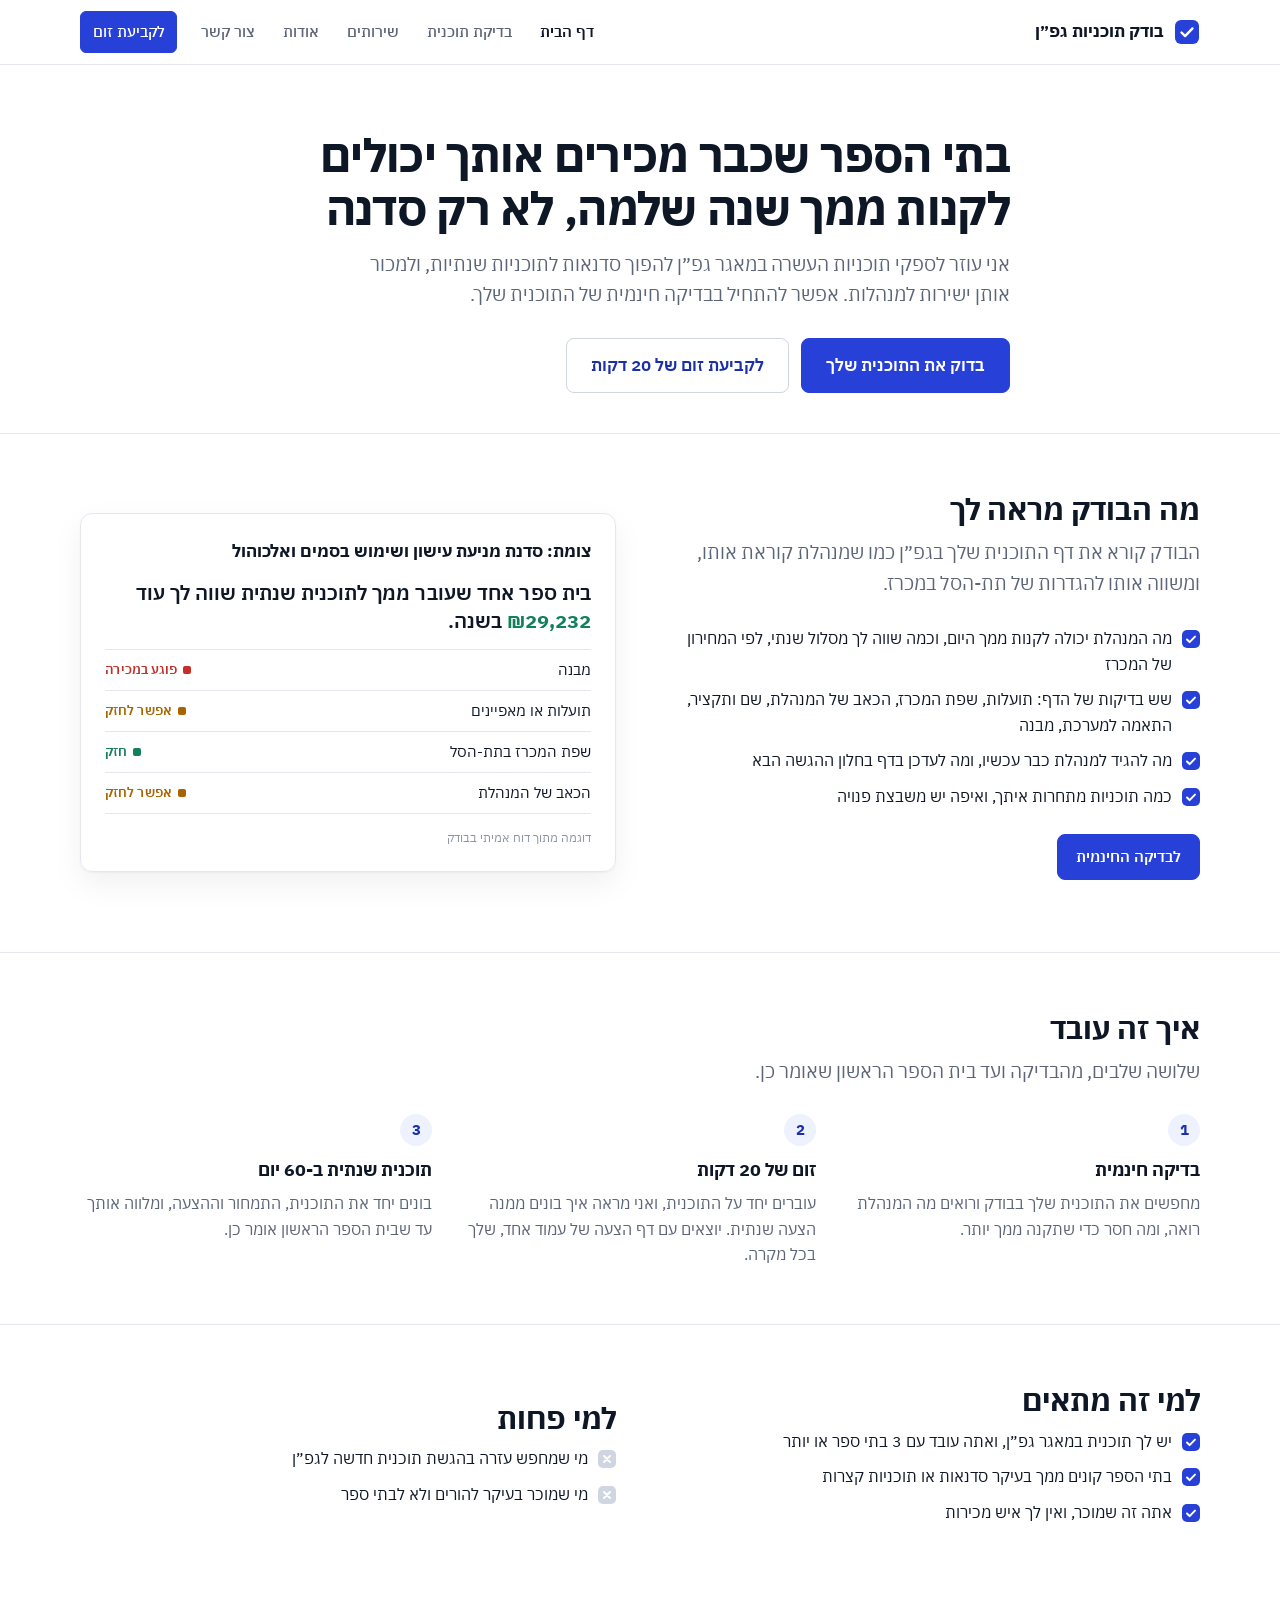
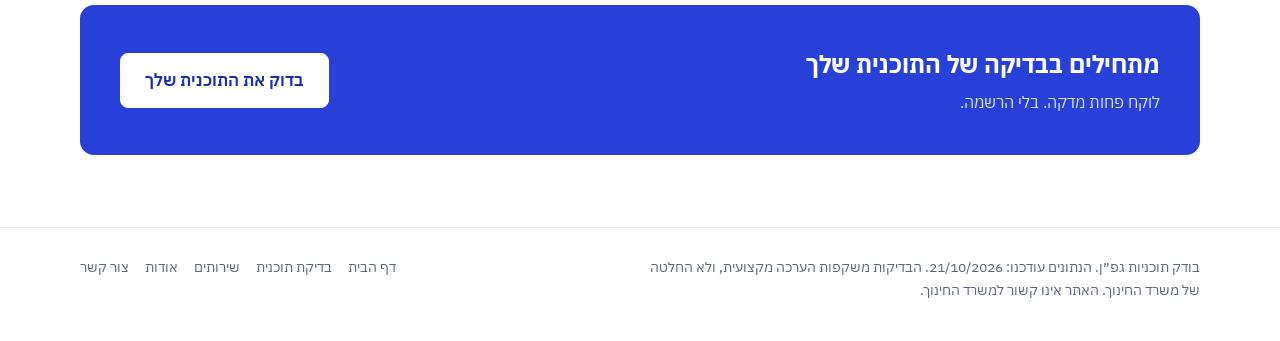
<file: index.html>
<!doctype html>
<html lang="he" dir="rtl">
<head>
<meta charset="utf-8">
<meta name="viewport" content="width=device-width,initial-scale=1,viewport-fit=cover">
<title>מסדנה לתוכנית שנתית</title>
<meta name="description" content="כלי חינמי לספקי תוכניות גפ״ן: מה המנהלת רואה בדף התוכנית שלך, וכמה שווה לך תוכנית שנתית.">
<link rel="preconnect" href="https://fonts.googleapis.com">
<link rel="preconnect" href="https://fonts.gstatic.com" crossorigin>
<link rel="stylesheet" href="https://fonts.googleapis.com/css2?family=IBM+Plex+Sans+Hebrew:wght@400;500;600;700&display=swap">
<link rel="stylesheet" href="assets/style.css">
<link rel="icon" href="data:image/svg+xml,%3Csvg xmlns='http://www.w3.org/2000/svg' viewBox='0 0 26 26'%3E%3Crect x='1' y='1' width='24' height='24' rx='6' fill='%232741d8'/%3E%3Cpath d='M7.5 13.5l3.6 3.6L18.5 9.4' fill='none' stroke='white' stroke-width='2.4' stroke-linecap='round' stroke-linejoin='round'/%3E%3C/svg%3E">
<script src="assets/config.js"></script>
<script src="assets/site.js"></script>
</head>
<body>
<header class="topbar"><div class="wrap">
  <a class="brand" href="index.html">
    <svg width="26" height="26" viewBox="0 0 26 26" aria-hidden="true"><rect x="1" y="1" width="24" height="24" rx="6" fill="#2741d8"/><path d="M7.5 13.5l3.6 3.6L18.5 9.4" fill="none" stroke="#fff" stroke-width="2.4" stroke-linecap="round" stroke-linejoin="round"/></svg>
    <span data-brand>בודק תוכניות גפ״ן</span>
  </a>
  <button class="menu-toggle" aria-expanded="false" aria-controls="nav" aria-label="תפריט"><svg width="20" height="20" viewBox="0 0 20 20" aria-hidden="true"><path d="M3 6h14M3 10h14M3 14h14" stroke="currentColor" stroke-width="2" stroke-linecap="round"/></svg></button>
  <nav class="nav" id="nav" aria-label="ראשי">
    <a href="index.html">דף הבית</a>
    <a href="tool.html">בדיקת תוכנית</a>
    <a href="services.html">שירותים</a>
    <a href="about.html">אודות</a>
    <a href="contact.html">צור קשר</a>
    <a class="btn" href="contact.html" data-book="nav">לקביעת זום</a>
  </nav>
</div></header>

<main>
<section class="wrap hero">
  <h1>בתי הספר שכבר מכירים אותך יכולים לקנות ממך שנה שלמה, לא רק סדנה</h1>
  <p class="sub">אני עוזר לספקי תוכניות העשרה במאגר גפ״ן להפוך סדנאות לתוכניות שנתיות, ולמכור אותן ישירות למנהלות. אפשר להתחיל בבדיקה חינמית של התוכנית שלך.</p>
  <div class="actions">
    <a class="btn lg" href="tool.html">בדוק את התוכנית שלך</a>
    <a class="btn line lg" href="contact.html" data-book="home-hero">לקביעת זום של 20 דקות</a>
  </div>
</section>

<section class="section"><div class="wrap split">
  <div>
    <h2>מה הבודק מראה לך</h2>
    <p class="sub">הבודק קורא את דף התוכנית שלך בגפ״ן כמו שמנהלת קוראת אותו, ומשווה אותו להגדרות של תת-הסל במכרז.</p>
    <ul class="fit">
      <li>מה המנהלת יכולה לקנות ממך היום, וכמה שווה לך מסלול שנתי, לפי המחירון של המכרז</li>
      <li>שש בדיקות של הדף: תועלות, שפת המכרז, הכאב של המנהלת, שם ותקציר, התאמה למערכת, מבנה</li>
      <li>מה להגיד למנהלת כבר עכשיו, ומה לעדכן בדף בחלון ההגשה הבא</li>
      <li>כמה תוכניות מתחרות איתך, ואיפה יש משבצת פנויה</li>
    </ul>
    <p style="margin-top:24px"><a class="btn" href="tool.html">לבדיקה החינמית</a></p>
  </div>
  <div class="preview" aria-label="דוגמה לדוח">
    <span class="pv-name">צומת: סדנת מניעת עישון ושימוש בסמים ואלכוהול</span>
    <span class="pv-line">בית ספר אחד שעובר ממך לתוכנית שנתית שווה לך עוד <b>₪29,232</b> בשנה.</span>
    <ol>
      <li><span>מבנה</span><span class="st s-bad"><i></i>פוגע במכירה</span></li>
      <li><span>תועלות או מאפיינים</span><span class="st s-warn"><i></i>אפשר לחזק</span></li>
      <li><span>שפת המכרז בתת-הסל</span><span class="st s-ok"><i></i>חזק</span></li>
      <li><span>הכאב של המנהלת</span><span class="st s-warn"><i></i>אפשר לחזק</span></li>
    </ol>
    <span class="src">דוגמה מתוך דוח אמיתי בבודק</span>
  </div>
</div></section>

<section class="section"><div class="wrap">
  <h2>איך זה עובד</h2>
  <p class="sub">שלושה שלבים, מהבדיקה ועד בית הספר הראשון שאומר כן.</p>
  <ol class="steps">
    <li><h3>בדיקה חינמית</h3><p>מחפשים את התוכנית שלך בבודק ורואים מה המנהלת רואה, ומה חסר כדי שתקנה ממך יותר.</p></li>
    <li><h3>זום של 20 דקות</h3><p>עוברים יחד על התוכנית, ואני מראה איך בונים ממנה הצעה שנתית. יוצאים עם דף הצעה של עמוד אחד, שלך בכל מקרה.</p></li>
    <li><h3>תוכנית שנתית ב-60 יום</h3><p>בונים יחד את התוכנית, התמחור וההצעה, ומלווה אותך עד שבית הספר הראשון אומר כן.</p></li>
  </ol>
</div></section>

<section class="section"><div class="wrap split">
  <div>
    <h2>למי זה מתאים</h2>
    <ul class="fit">
      <li>יש לך תוכנית במאגר גפ״ן, ואתה עובד עם 3 בתי ספר או יותר</li>
      <li>בתי הספר קונים ממך בעיקר סדנאות או תוכניות קצרות</li>
      <li>אתה זה שמוכר, ואין לך איש מכירות</li>
    </ul>
  </div>
  <div>
    <h2>למי פחות</h2>
    <ul class="fit no">
      <li>מי שמחפש עזרה בהגשת תוכנית חדשה לגפ״ן</li>
      <li>מי שמוכר בעיקר להורים ולא לבתי ספר</li>
    </ul>
  </div>
</div></section>

<section class="wrap" style="margin-top:24px">
  <div class="band">
    <div><h2>מתחילים בבדיקה של התוכנית שלך</h2><p>לוקח פחות מדקה. בלי הרשמה.</p></div>
    <a class="btn lg" href="tool.html">בדוק את התוכנית שלך</a>
  </div>
</section>
</main>

<footer class="site"><div class="wrap">
  <p><span data-brand>בודק תוכניות גפ״ן</span>. <span data-updated></span>. הבדיקות משקפות הערכה מקצועית, ולא החלטה של משרד החינוך. האתר אינו קשור למשרד החינוך.</p>
  <nav aria-label="תחתון"><a href="index.html">דף הבית</a><a href="tool.html">בדיקת תוכנית</a><a href="services.html">שירותים</a><a href="about.html">אודות</a><a href="contact.html">צור קשר</a></nav>
</div></footer>

</body>
</html>
</file>
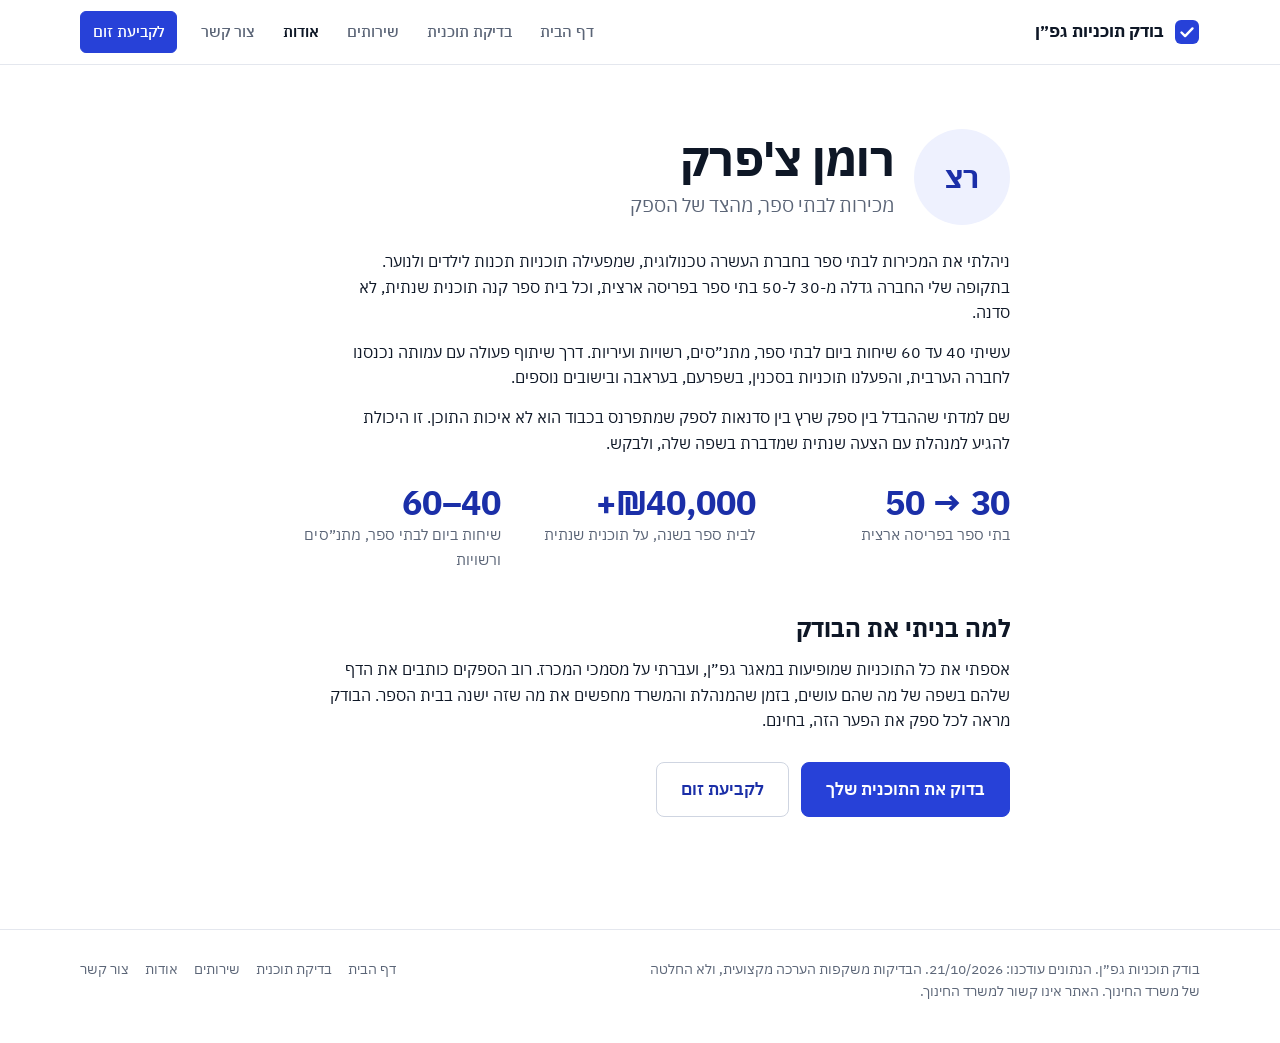
<file: about.html>
<!doctype html>
<html lang="he" dir="rtl">
<head>
<meta charset="utf-8">
<meta name="viewport" content="width=device-width,initial-scale=1,viewport-fit=cover">
<title>אודות</title>
<meta name="description" content="מי עומד מאחורי בודק התוכניות.">
<link rel="preconnect" href="https://fonts.googleapis.com">
<link rel="preconnect" href="https://fonts.gstatic.com" crossorigin>
<link rel="stylesheet" href="https://fonts.googleapis.com/css2?family=IBM+Plex+Sans+Hebrew:wght@400;500;600;700&display=swap">
<link rel="stylesheet" href="assets/style.css">
<link rel="icon" href="data:image/svg+xml,%3Csvg xmlns='http://www.w3.org/2000/svg' viewBox='0 0 26 26'%3E%3Crect x='1' y='1' width='24' height='24' rx='6' fill='%232741d8'/%3E%3Cpath d='M7.5 13.5l3.6 3.6L18.5 9.4' fill='none' stroke='white' stroke-width='2.4' stroke-linecap='round' stroke-linejoin='round'/%3E%3C/svg%3E">
<script src="assets/config.js"></script>
<script src="assets/site.js"></script>
</head>
<body>
<header class="topbar"><div class="wrap">
  <a class="brand" href="index.html">
    <svg width="26" height="26" viewBox="0 0 26 26" aria-hidden="true"><rect x="1" y="1" width="24" height="24" rx="6" fill="#2741d8"/><path d="M7.5 13.5l3.6 3.6L18.5 9.4" fill="none" stroke="#fff" stroke-width="2.4" stroke-linecap="round" stroke-linejoin="round"/></svg>
    <span data-brand>בודק תוכניות גפ״ן</span>
  </a>
  <button class="menu-toggle" aria-expanded="false" aria-controls="nav" aria-label="תפריט"><svg width="20" height="20" viewBox="0 0 20 20" aria-hidden="true"><path d="M3 6h14M3 10h14M3 14h14" stroke="currentColor" stroke-width="2" stroke-linecap="round"/></svg></button>
  <nav class="nav" id="nav" aria-label="ראשי">
    <a href="index.html">דף הבית</a>
    <a href="tool.html">בדיקת תוכנית</a>
    <a href="services.html">שירותים</a>
    <a href="about.html">אודות</a>
    <a href="contact.html">צור קשר</a>
    <a class="btn" href="contact.html" data-book="nav">לקביעת זום</a>
  </nav>
</div></header>

<main>
<section class="wrap hero">
  <div class="person" style="margin-bottom:24px">
    <span class="avatar" id="avatar" aria-hidden="true"></span>
    <div><h1 style="margin:0" data-cfg="owner">אודות</h1><p class="sub" style="margin:4px 0 0">מכירות לבתי ספר, מהצד של הספק</p></div>
  </div>
  <div class="prose">
    <p>ניהלתי את המכירות לבתי ספר בחברת העשרה טכנולוגית, שמפעילה תוכניות תכנות לילדים ולנוער. בתקופה שלי החברה גדלה מ-30 ל-50 בתי ספר בפריסה ארצית, וכל בית ספר קנה תוכנית שנתית, לא סדנה.</p>
    <p>עשיתי 40 עד 60 שיחות ביום לבתי ספר, מתנ״סים, רשויות ועיריות. דרך שיתוף פעולה עם עמותה נכנסנו לחברה הערבית, והפעלנו תוכניות בסכנין, בשפרעם, בעראבה ובישובים נוספים.</p>
    <p>שם למדתי שההבדל בין ספק שרץ בין סדנאות לספק שמתפרנס בכבוד הוא לא איכות התוכן. זו היכולת להגיע למנהלת עם הצעה שנתית שמדברת בשפה שלה, ולבקש.</p>
  </div>
  <div class="facts">
    <div><b>30 → 50</b><span>בתי ספר בפריסה ארצית</span></div>
    <div><b>₪40,000+</b><span>לבית ספר בשנה, על תוכנית שנתית</span></div>
    <div><b>40–60</b><span>שיחות ביום לבתי ספר, מתנ״סים ורשויות</span></div>
  </div>
  <div class="prose">
    <h2>למה בניתי את הבודק</h2>
    <p>אספתי את כל התוכניות שמופיעות במאגר גפ״ן, ועברתי על מסמכי המכרז. רוב הספקים כותבים את הדף שלהם בשפה של מה שהם עושים, בזמן שהמנהלת והמשרד מחפשים את מה שזה ישנה בבית הספר. הבודק מראה לכל ספק את הפער הזה, בחינם.</p>
  </div>
  <div class="actions" style="margin-top:28px"><a class="btn lg" href="tool.html">בדוק את התוכנית שלך</a><a class="btn line lg" href="contact.html" data-book="about">לקביעת זום</a></div>
</section>
</main>

<footer class="site"><div class="wrap">
  <p><span data-brand>בודק תוכניות גפ״ן</span>. <span data-updated></span>. הבדיקות משקפות הערכה מקצועית, ולא החלטה של משרד החינוך. האתר אינו קשור למשרד החינוך.</p>
  <nav aria-label="תחתון"><a href="index.html">דף הבית</a><a href="tool.html">בדיקת תוכנית</a><a href="services.html">שירותים</a><a href="about.html">אודות</a><a href="contact.html">צור קשר</a></nav>
</div></footer>
<script>
document.addEventListener("DOMContentLoaded",()=>{const S=window.SITE||{},a=document.getElementById("avatar");
if(S.photo){const i=document.createElement("img");i.src=S.photo;i.alt=S.owner||"";i.className="avatar";a.replaceWith(i);}
else a.textContent=(S.owner||"").split(" ").filter(Boolean).map(w=>w[0]).slice(0,2).join("")||"?";});
</script>
</body>
</html>
</file>
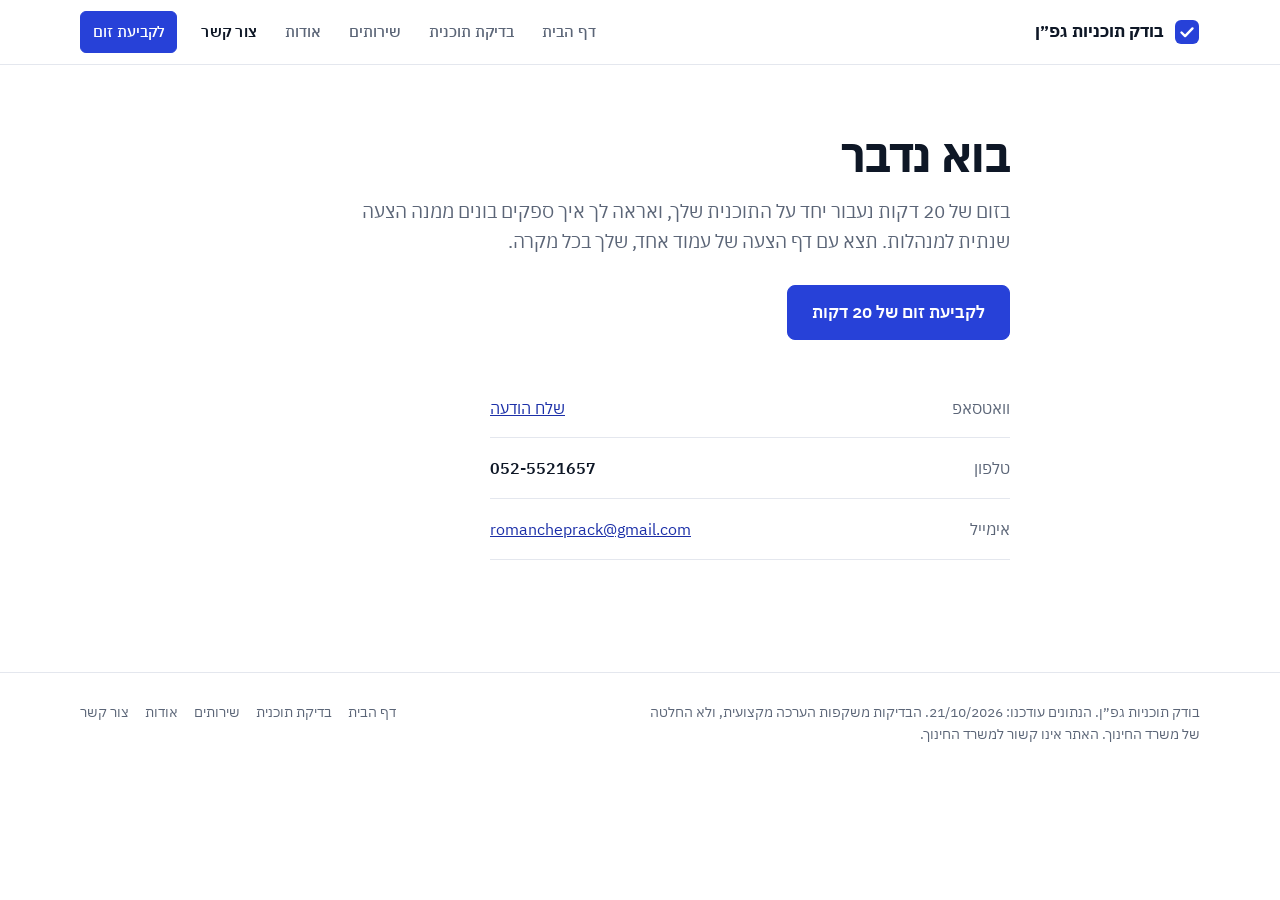
<file: contact.html>
<!doctype html>
<html lang="he" dir="rtl">
<head>
<meta charset="utf-8">
<meta name="viewport" content="width=device-width,initial-scale=1,viewport-fit=cover">
<title>צור קשר</title>
<meta name="description" content="קביעת זום של 20 דקות ופרטי קשר.">
<link rel="preconnect" href="https://fonts.googleapis.com">
<link rel="preconnect" href="https://fonts.gstatic.com" crossorigin>
<link rel="stylesheet" href="https://fonts.googleapis.com/css2?family=IBM+Plex+Sans+Hebrew:wght@400;500;600;700&display=swap">
<link rel="stylesheet" href="assets/style.css">
<link rel="icon" href="data:image/svg+xml,%3Csvg xmlns='http://www.w3.org/2000/svg' viewBox='0 0 26 26'%3E%3Crect x='1' y='1' width='24' height='24' rx='6' fill='%232741d8'/%3E%3Cpath d='M7.5 13.5l3.6 3.6L18.5 9.4' fill='none' stroke='white' stroke-width='2.4' stroke-linecap='round' stroke-linejoin='round'/%3E%3C/svg%3E">
<script src="assets/config.js"></script>
<script src="assets/site.js"></script>
</head>
<body>
<header class="topbar"><div class="wrap">
  <a class="brand" href="index.html">
    <svg width="26" height="26" viewBox="0 0 26 26" aria-hidden="true"><rect x="1" y="1" width="24" height="24" rx="6" fill="#2741d8"/><path d="M7.5 13.5l3.6 3.6L18.5 9.4" fill="none" stroke="#fff" stroke-width="2.4" stroke-linecap="round" stroke-linejoin="round"/></svg>
    <span data-brand>בודק תוכניות גפ״ן</span>
  </a>
  <button class="menu-toggle" aria-expanded="false" aria-controls="nav" aria-label="תפריט"><svg width="20" height="20" viewBox="0 0 20 20" aria-hidden="true"><path d="M3 6h14M3 10h14M3 14h14" stroke="currentColor" stroke-width="2" stroke-linecap="round"/></svg></button>
  <nav class="nav" id="nav" aria-label="ראשי">
    <a href="index.html">דף הבית</a>
    <a href="tool.html">בדיקת תוכנית</a>
    <a href="services.html">שירותים</a>
    <a href="about.html">אודות</a>
    <a href="contact.html">צור קשר</a>
    <a class="btn" href="contact.html" data-book="nav">לקביעת זום</a>
  </nav>
</div></header>

<main>
<section class="wrap hero">
  <h1>בוא נדבר</h1>
  <p class="sub">בזום של 20 דקות נעבור יחד על התוכנית שלך, ואראה לך איך ספקים בונים ממנה הצעה שנתית למנהלות. תצא עם דף הצעה של עמוד אחד, שלך בכל מקרה.</p>
  <div class="actions" style="margin-bottom:40px"><a class="btn lg" href="#" data-book="contact">לקביעת זום של 20 דקות</a></div>
  <ul class="contact-list">
    <li data-hide-empty><span>וואטסאפ</span><a data-wa href="#">שלח הודעה</a></li>
    <li data-hide-empty><span>טלפון</span><b data-cfg="phone" data-empty></b></li>
    <li data-hide-empty><span>אימייל</span><a data-mail href="#"></a></li>
  </ul>
</section>
</main>

<footer class="site"><div class="wrap">
  <p><span data-brand>בודק תוכניות גפ״ן</span>. <span data-updated></span>. הבדיקות משקפות הערכה מקצועית, ולא החלטה של משרד החינוך. האתר אינו קשור למשרד החינוך.</p>
  <nav aria-label="תחתון"><a href="index.html">דף הבית</a><a href="tool.html">בדיקת תוכנית</a><a href="services.html">שירותים</a><a href="about.html">אודות</a><a href="contact.html">צור קשר</a></nav>
</div></footer>

</body>
</html>
</file>
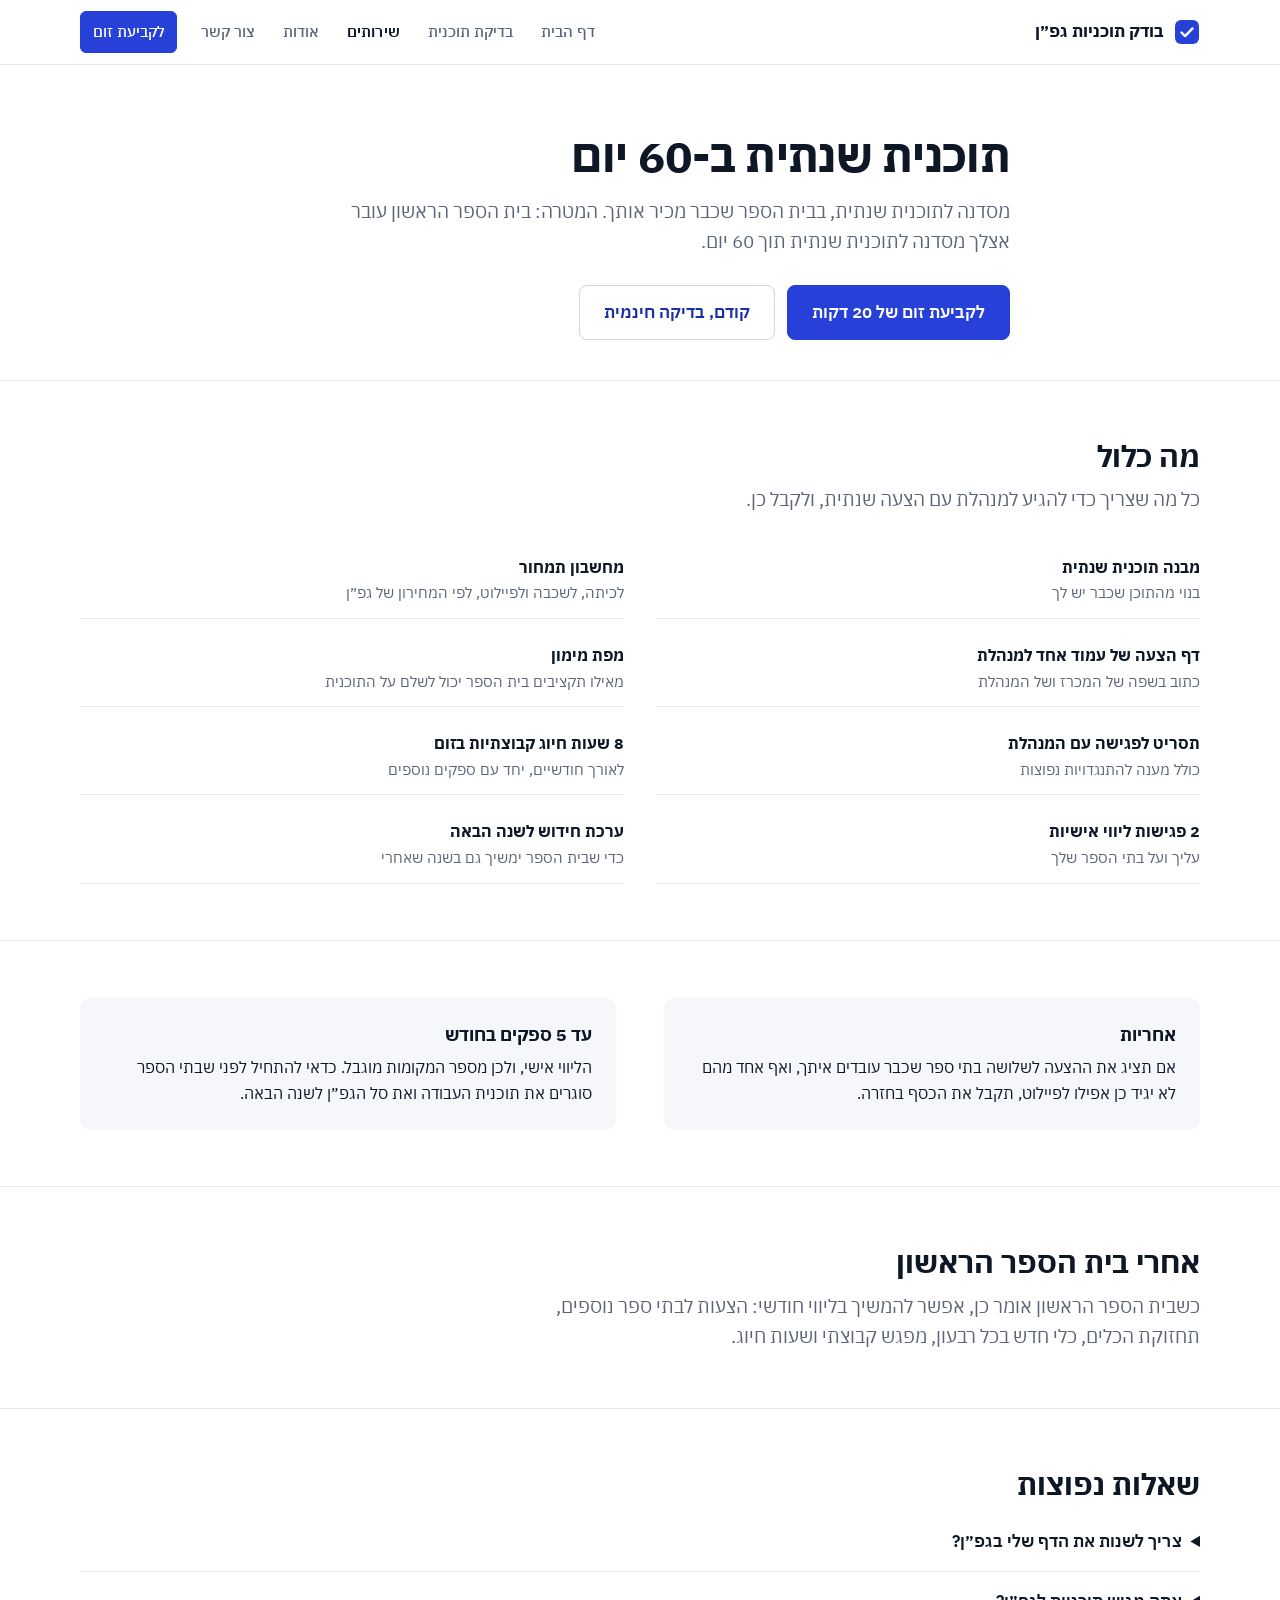
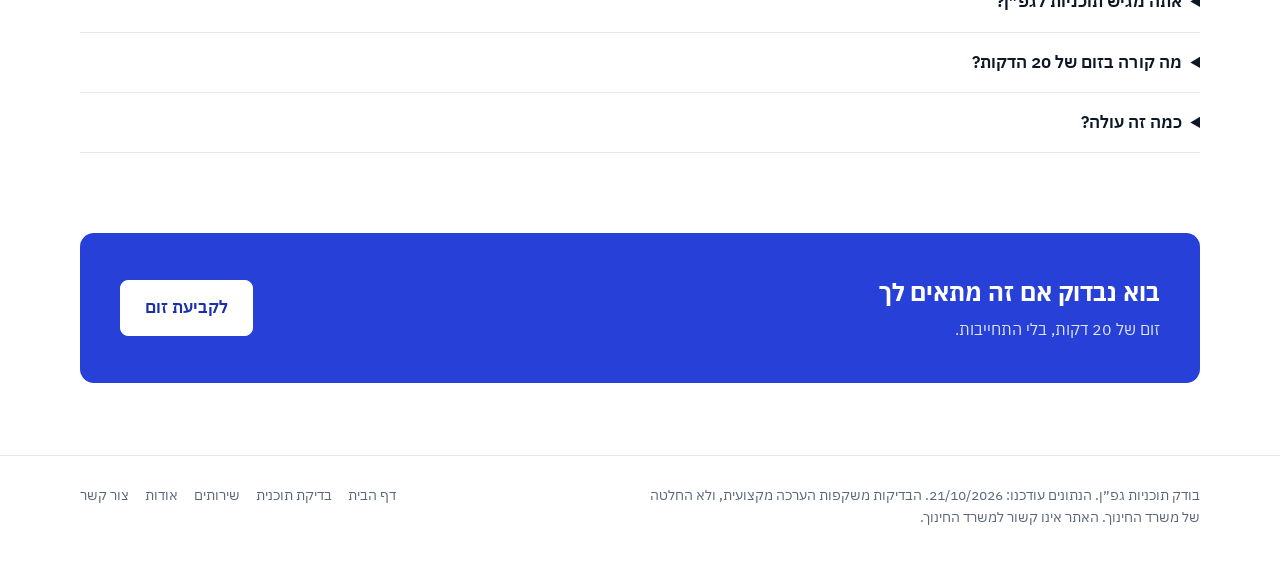
<file: services.html>
<!doctype html>
<html lang="he" dir="rtl">
<head>
<meta charset="utf-8">
<meta name="viewport" content="width=device-width,initial-scale=1,viewport-fit=cover">
<title>שירותים</title>
<meta name="description" content="תוכנית שנתית ב-60 יום: מסדנה לתוכנית שנתית בבית הספר שכבר מכיר אותך.">
<link rel="preconnect" href="https://fonts.googleapis.com">
<link rel="preconnect" href="https://fonts.gstatic.com" crossorigin>
<link rel="stylesheet" href="https://fonts.googleapis.com/css2?family=IBM+Plex+Sans+Hebrew:wght@400;500;600;700&display=swap">
<link rel="stylesheet" href="assets/style.css">
<link rel="icon" href="data:image/svg+xml,%3Csvg xmlns='http://www.w3.org/2000/svg' viewBox='0 0 26 26'%3E%3Crect x='1' y='1' width='24' height='24' rx='6' fill='%232741d8'/%3E%3Cpath d='M7.5 13.5l3.6 3.6L18.5 9.4' fill='none' stroke='white' stroke-width='2.4' stroke-linecap='round' stroke-linejoin='round'/%3E%3C/svg%3E">
<script src="assets/config.js"></script>
<script src="assets/site.js"></script>
</head>
<body>
<header class="topbar"><div class="wrap">
  <a class="brand" href="index.html">
    <svg width="26" height="26" viewBox="0 0 26 26" aria-hidden="true"><rect x="1" y="1" width="24" height="24" rx="6" fill="#2741d8"/><path d="M7.5 13.5l3.6 3.6L18.5 9.4" fill="none" stroke="#fff" stroke-width="2.4" stroke-linecap="round" stroke-linejoin="round"/></svg>
    <span data-brand>בודק תוכניות גפ״ן</span>
  </a>
  <button class="menu-toggle" aria-expanded="false" aria-controls="nav" aria-label="תפריט"><svg width="20" height="20" viewBox="0 0 20 20" aria-hidden="true"><path d="M3 6h14M3 10h14M3 14h14" stroke="currentColor" stroke-width="2" stroke-linecap="round"/></svg></button>
  <nav class="nav" id="nav" aria-label="ראשי">
    <a href="index.html">דף הבית</a>
    <a href="tool.html">בדיקת תוכנית</a>
    <a href="services.html">שירותים</a>
    <a href="about.html">אודות</a>
    <a href="contact.html">צור קשר</a>
    <a class="btn" href="contact.html" data-book="nav">לקביעת זום</a>
  </nav>
</div></header>

<main>
<section class="wrap hero">
  <h1>תוכנית שנתית ב-60 יום</h1>
  <p class="sub">מסדנה לתוכנית שנתית, בבית הספר שכבר מכיר אותך. המטרה: בית הספר הראשון עובר אצלך מסדנה לתוכנית שנתית תוך 60 יום.</p>
  <div class="actions"><a class="btn lg" href="contact.html" data-book="services-hero">לקביעת זום של 20 דקות</a><a class="btn line lg" href="tool.html">קודם, בדיקה חינמית</a></div>
</section>

<section class="section"><div class="wrap">
  <h2>מה כלול</h2>
  <p class="sub">כל מה שצריך כדי להגיע למנהלת עם הצעה שנתית, ולקבל כן.</p>
  <ul class="included">
    <li><b>מבנה תוכנית שנתית</b><span>בנוי מהתוכן שכבר יש לך</span></li>
    <li><b>מחשבון תמחור</b><span>לכיתה, לשכבה ולפיילוט, לפי המחירון של גפ״ן</span></li>
    <li><b>דף הצעה של עמוד אחד למנהלת</b><span>כתוב בשפה של המכרז ושל המנהלת</span></li>
    <li><b>מפת מימון</b><span>מאילו תקציבים בית הספר יכול לשלם על התוכנית</span></li>
    <li><b>תסריט לפגישה עם המנהלת</b><span>כולל מענה להתנגדויות נפוצות</span></li>
    <li><b>8 שעות חיוג קבוצתיות בזום</b><span>לאורך חודשיים, יחד עם ספקים נוספים</span></li>
    <li><b>2 פגישות ליווי אישיות</b><span>עליך ועל בתי הספר שלך</span></li>
    <li><b>ערכת חידוש לשנה הבאה</b><span>כדי שבית הספר ימשיך גם בשנה שאחרי</span></li>
  </ul>
</div></section>

<section class="section"><div class="wrap split">
  <div class="callout">
    <h3>אחריות</h3>
    <p>אם תציג את ההצעה לשלושה בתי ספר שכבר עובדים איתך, ואף אחד מהם לא יגיד כן אפילו לפיילוט, תקבל את הכסף בחזרה.</p>
  </div>
  <div class="callout">
    <h3>עד 5 ספקים בחודש</h3>
    <p>הליווי אישי, ולכן מספר המקומות מוגבל. כדאי להתחיל לפני שבתי הספר סוגרים את תוכנית העבודה ואת סל הגפ״ן לשנה הבאה.</p>
  </div>
</div></section>

<section class="section"><div class="wrap">
  <h2>אחרי בית הספר הראשון</h2>
  <p class="sub" style="margin-bottom:0">כשבית הספר הראשון אומר כן, אפשר להמשיך בליווי חודשי: הצעות לבתי ספר נוספים, תחזוקת הכלים, כלי חדש בכל רבעון, מפגש קבוצתי ושעות חיוג.</p>
</div></section>

<section class="section"><div class="wrap faq">
  <h2>שאלות נפוצות</h2>
  <details><summary>צריך לשנות את הדף שלי בגפ״ן?</summary><p>לא. את הדף אפשר לעדכן רק בחלון הגשה של המכרז. העבודה שלנו היא על ההצעה שאתה מביא ישירות למנהלת, והיא עובדת כבר עכשיו. את התיקונים לדף שומרים לחלון הבא.</p></details>
  <details><summary>אתה מגיש תוכניות לגפ״ן?</summary><p>לא. אני לא עוסק בהגשת תוכניות למכרז. אני עוזר למכור את התוכנית שכבר נמצאת במאגר.</p></details>
  <details><summary>מה קורה בזום של 20 הדקות?</summary><p>עוברים יחד על התוכנית שלך ועל בתי הספר שאתה עובד איתם, ואני מראה איך בונים ממנה הצעה שנתית. יוצאים עם דף הצעה של עמוד אחד, ששייך לך גם אם לא נמשיך.</p></details>
  <details><summary>כמה זה עולה?</summary><p>המחיר תלוי במספר התוכניות ובתי הספר, ונקבע בזום. לכל ליווי יש אחריות להחזר כספי.</p></details>
</div></section>

<section class="wrap" style="margin-top:24px">
  <div class="band"><div><h2>בוא נבדוק אם זה מתאים לך</h2><p>זום של 20 דקות, בלי התחייבות.</p></div><a class="btn lg" href="contact.html" data-book="services-band">לקביעת זום</a></div>
</section>
</main>

<footer class="site"><div class="wrap">
  <p><span data-brand>בודק תוכניות גפ״ן</span>. <span data-updated></span>. הבדיקות משקפות הערכה מקצועית, ולא החלטה של משרד החינוך. האתר אינו קשור למשרד החינוך.</p>
  <nav aria-label="תחתון"><a href="index.html">דף הבית</a><a href="tool.html">בדיקת תוכנית</a><a href="services.html">שירותים</a><a href="about.html">אודות</a><a href="contact.html">צור קשר</a></nav>
</div></footer>

</body>
</html>
</file>
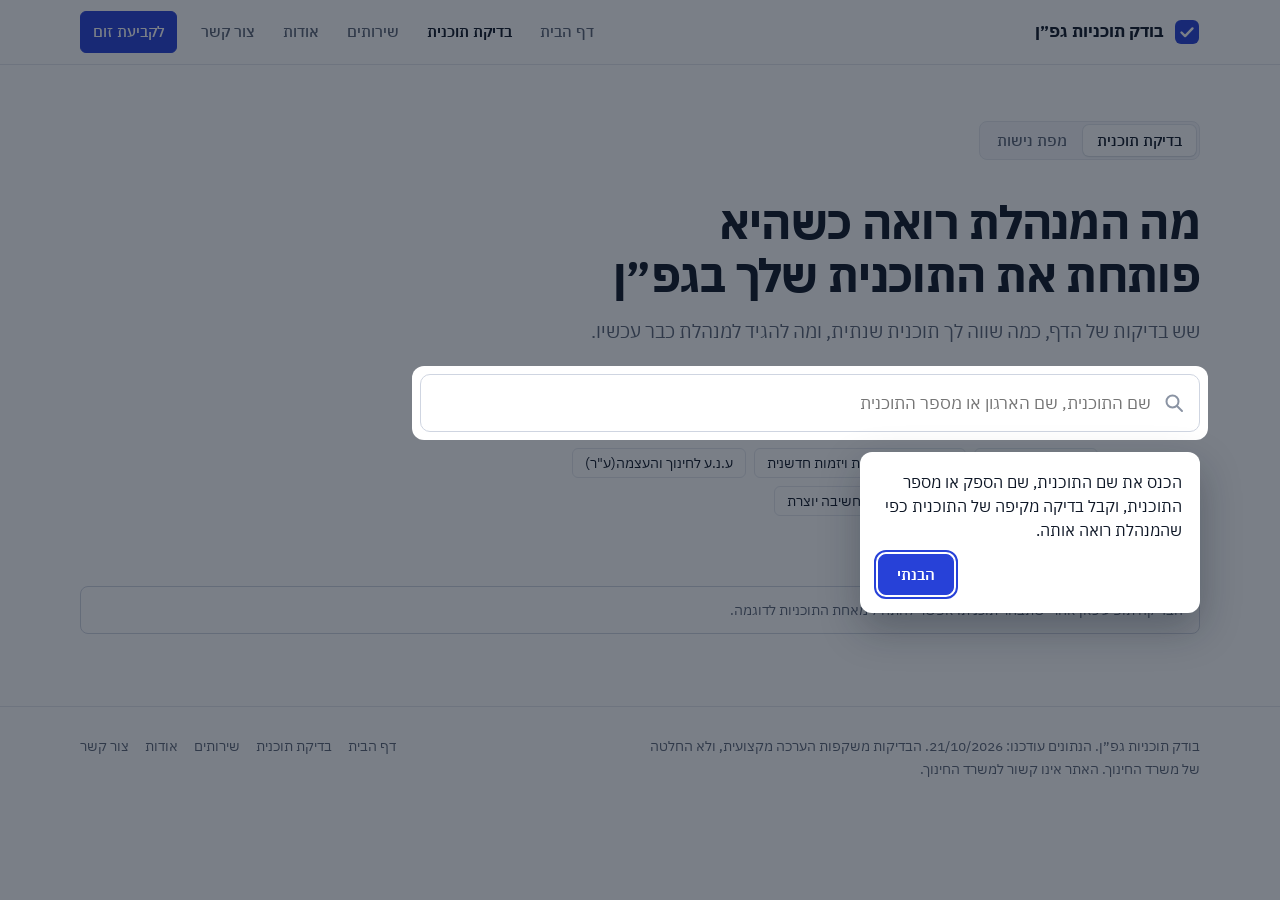
<file: tool.html>
<!doctype html>
<html lang="he" dir="rtl">
<head>
<meta charset="utf-8">
<meta name="viewport" content="width=device-width,initial-scale=1,viewport-fit=cover">
<title>בדיקת תוכנית גפ״ן</title>
<meta name="description" content="מה המנהלת רואה כשהיא פותחת את התוכנית שלך בגפ״ן: שש בדיקות, מחשבון תוכנית שנתית ומפת נישות.">
<link rel="preconnect" href="https://fonts.googleapis.com">
<link rel="preconnect" href="https://fonts.gstatic.com" crossorigin>
<link rel="stylesheet" href="https://fonts.googleapis.com/css2?family=IBM+Plex+Sans+Hebrew:wght@400;500;600;700&display=swap">
<link rel="stylesheet" href="assets/style.css">
<link rel="icon" href="data:image/svg+xml,%3Csvg xmlns='http://www.w3.org/2000/svg' viewBox='0 0 26 26'%3E%3Crect x='1' y='1' width='24' height='24' rx='6' fill='%232741d8'/%3E%3Cpath d='M7.5 13.5l3.6 3.6L18.5 9.4' fill='none' stroke='white' stroke-width='2.4' stroke-linecap='round' stroke-linejoin='round'/%3E%3C/svg%3E">
<script src="assets/config.js"></script>
<script src="assets/site.js"></script>
</head>
<body>
<header class="topbar"><div class="wrap">
  <a class="brand" href="index.html">
    <svg width="26" height="26" viewBox="0 0 26 26" aria-hidden="true"><rect x="1" y="1" width="24" height="24" rx="6" fill="#2741d8"/><path d="M7.5 13.5l3.6 3.6L18.5 9.4" fill="none" stroke="#fff" stroke-width="2.4" stroke-linecap="round" stroke-linejoin="round"/></svg>
    <span data-brand>בודק תוכניות גפ״ן</span>
  </a>
  <button class="menu-toggle" aria-expanded="false" aria-controls="nav" aria-label="תפריט"><svg width="20" height="20" viewBox="0 0 20 20" aria-hidden="true"><path d="M3 6h14M3 10h14M3 14h14" stroke="currentColor" stroke-width="2" stroke-linecap="round"/></svg></button>
  <nav class="nav" id="nav" aria-label="ראשי">
    <a href="index.html">דף הבית</a>
    <a href="tool.html">בדיקת תוכנית</a>
    <a href="services.html">שירותים</a>
    <a href="about.html">אודות</a>
    <a href="contact.html">צור קשר</a>
    <a class="btn" href="contact.html" data-book="nav">לקביעת זום</a>
  </nav>
</div></header>

<main class="wrap">
  <div class="tool-hero">
    <div class="tabs" role="tablist" aria-label="כלים">
      <button role="tab" id="tab-check" aria-selected="true" aria-controls="view-check">בדיקת תוכנית</button>
      <button role="tab" id="tab-map" aria-selected="false" aria-controls="view-map">מפת נישות</button>
    </div>
  </div>

  <section id="view-check" role="tabpanel" aria-labelledby="tab-check">
    <div class="tool-hero" style="padding-top:0">
      <h1>מה המנהלת רואה כשהיא פותחת את התוכנית שלך בגפ״ן</h1>
      <p class="sub">שש בדיקות של הדף, כמה שווה לך תוכנית שנתית, ומה להגיד למנהלת כבר עכשיו.</p>
      <div class="searchbox" id="searchbox">
        <svg width="20" height="20" viewBox="0 0 20 20" aria-hidden="true"><circle cx="8.5" cy="8.5" r="6" fill="none" stroke="currentColor" stroke-width="2"/><path d="M13 13l5 5" stroke="currentColor" stroke-width="2" stroke-linecap="round"/></svg>
        <input type="text" id="q" autocomplete="off" aria-label="חיפוש תוכנית" placeholder="שם התוכנית, שם הארגון או מספר התוכנית" disabled>
        <div class="results" id="results" hidden></div>
      </div>
      <div class="examples"><span>תוכניות לדוגמה:</span><span id="samples" style="display:contents"></span></div>
      <p style="margin:16px 0 0"><button class="textlink" id="own-toggle" aria-expanded="false">התוכנית שלי עוד לא במאגר</button></p>
      <form id="own" class="own" hidden>
        <div class="grid2">
          <label class="fl" for="own-name">שם התוכנית<input type="text" id="own-name"></label>
          <label class="fl" for="own-sb">תת-סל מענה<select id="own-sb"></select></label>
        </div>
        <label class="fl" for="own-sm">תקציר<textarea id="own-sm" placeholder="הדבק כאן את התקציר כפי שהוא יופיע במאגר"></textarea></label>
        <div class="grid2">
          <div class="fl">שלב חינוך<div class="cbx" id="own-st"></div></div>
          <div class="fl">מגזר<div class="cbx" id="own-sc"></div></div>
          <div class="fl">מספר מפגשים<div class="cbx" id="own-ss"></div></div>
        </div>
        <div><button class="btn" type="submit">בדוק את הטקסט</button></div>
      </form>
    </div>
    <div id="report"><p class="loading" id="loading">טוען את מאגר התוכניות…</p></div>
  </section>

  <section id="view-map" role="tabpanel" aria-labelledby="tab-map" hidden>
    <div class="tool-hero" style="padding-top:0">
      <h1>איפה יש מקום לתוכנית חדשה</h1>
      <p class="sub">כמה תוכניות כבר מתחרות בכל שילוב של שלב חינוך ומגזר. משבצת בהירה פירושה פחות תחרות.</p>
    </div>
    <div id="mapfocus" class="opp mapfocus" hidden></div>
    <div class="filters">
      <label class="fl" for="m-sb">תת-סל מענה<select id="m-sb"></select></label>
      <label class="fl" for="m-tg">קהל יעד<select id="m-tg"></select></label>
      <div class="colsw"><span>עמודות</span><div class="tabs"><button class="toggle" data-col="sc" aria-pressed="true">מגזר</button><button class="toggle" data-col="sp" aria-pressed="false">סוג פיקוח</button></div></div>
    </div>
    <div class="maphead"><h2 id="m-title">כל התחומים</h2><span id="m-total"></span></div>
    <div class="heat-wrap"><table class="heat" id="heat"></table></div>
    <div class="legend">
      <span>מספר תוכניות</span><span class="ramp" id="ramp"></span><span id="ramp-lbl"></span>
      <span><span class="opp-key"></span>פנויה יחסית (רבע תחתון בטבלה)</span>
    </div>
    <p class="mapnote">כל התוכניות נספרות, גם אלה שעוד לא קיבלו חוות דעת. תוכנית שמתאימה לכמה מגזרים או שלבים נספרת בכל משבצת שלה. תוכניות לצוות חינוכי, להורים ולמנהלים רשומות במאגר בלי שלב חינוך, ולכן יש להן שורה משלהן. הציון בכל משבצת הוא ממוצע של התוכניות שקיבלו חוות דעת בלבד.</p>
    <h2 class="listhead" id="m-list-title">בחר משבצת כדי לראות את התוכניות בה</h2>
    <div class="plist" id="m-list"></div>
  </section>
</main>
<div class="stickybar" id="stickybar"><span id="sticky-text">רוצה לבנות את זה יחד?</span><a class="btn" href="contact.html" data-book="sticky">לקביעת זום</a></div>

<footer class="site"><div class="wrap">
  <p><span data-brand>בודק תוכניות גפ״ן</span>. <span data-updated></span>. הבדיקות משקפות הערכה מקצועית, ולא החלטה של משרד החינוך. האתר אינו קשור למשרד החינוך.</p>
  <nav aria-label="תחתון"><a href="index.html">דף הבית</a><a href="tool.html">בדיקת תוכנית</a><a href="services.html">שירותים</a><a href="about.html">אודות</a><a href="contact.html">צור קשר</a></nav>
</div></footer>
<script src="assets/tool.js"></script>
</body>
</html>
</file>
<file: assets/style.css>
/* Layout: white workspace, one family (IBM Plex Sans Hebrew), ultramarine as the only accent.
   Site chrome = sticky top bar + footer. Tool = search hero, then report: summary rail + detail column. Light only by choice. */
:root{
  --bg:#ffffff; --soft:#f5f7fb; --ink:#0e1726; --muted:#5b6577; --faint:#8a93a3; --line:#e4e7ee; --line-strong:#cfd5e1;
  --accent:#2741d8; --accent-ink:#1b2fa8; --accent-soft:#eef1fe; --on-accent:#ffffff; --on-accent-muted:#dfe5fd;
  --ok:#11805b; --ok-soft:#e6f4ee; --warn:#a96400; --warn-soft:#fbf1e1; --bad:#c42f28; --bad-soft:#fbe9e8; --na:#8a93a3;
  --h0:#f5f7fb; --h1:#e1e7fd; --h2:#bfcbfb; --h3:#8ea2f5; --h4:#5670e6; --h5:#2741d8;
  --scrim:rgb(14 23 38 / .55);
  --font:"IBM Plex Sans Hebrew","Segoe UI",Arial,sans-serif;
  color-scheme:light;
}
*{box-sizing:border-box}
[hidden]{display:none!important}
html,body{margin:0}
html{scroll-behavior:smooth}
body{background:var(--bg);color:var(--ink);font:16px/1.6 var(--font);-webkit-font-smoothing:antialiased;padding-top:env(safe-area-inset-top,0px)}
.wrap{max-width:1160px;margin:0 auto;padding-left:max(20px,env(safe-area-inset-left,0px));padding-right:max(20px,env(safe-area-inset-right,0px))}
button,input,select,textarea{font-family:inherit}
:focus-visible{outline:2px solid var(--accent);outline-offset:2px}
a{color:var(--accent-ink)}
h1{font-size:clamp(30px,4vw,46px);line-height:1.15;font-weight:700;letter-spacing:-.015em;margin:0 0 14px;text-wrap:balance}
h2{text-wrap:balance}
.sub{color:var(--muted);font-size:clamp(17px,1.6vw,19px);margin:0 0 28px;max-width:60ch}

/* ---------- top bar ---------- */
.topbar{border-bottom:1px solid var(--line);position:sticky;top:env(safe-area-inset-top,0px);background:rgb(255 255 255 / .96);backdrop-filter:saturate(1.4) blur(8px);z-index:40}
body::before{content:"";position:fixed;inset:0 0 auto;height:env(safe-area-inset-top,0px);background:var(--bg);z-index:41}
.topbar .wrap{display:flex;align-items:center;justify-content:space-between;gap:20px;min-height:64px}
.brand{display:flex;align-items:center;gap:10px;font-weight:700;font-size:17px;white-space:nowrap;color:var(--ink);text-decoration:none}
.brand svg{flex:none}
.nav{display:flex;align-items:center;gap:4px}
.nav a{color:var(--muted);text-decoration:none;font-weight:500;font-size:15px;padding:8px 12px;border-radius:6px}
.nav a:hover{color:var(--ink);background:var(--soft)}
.nav a[aria-current="page"]{color:var(--ink);font-weight:600}
.nav .btn{margin-inline-start:8px;color:var(--on-accent)}
.nav .btn:hover{background:var(--accent-ink);color:var(--on-accent)}
.menu-toggle{display:none;appearance:none;border:1px solid var(--line);background:var(--bg);border-radius:8px;width:42px;height:42px;cursor:pointer;color:var(--ink)}
@media (max-width:880px){
  .menu-toggle{display:inline-grid;place-items:center}
  .nav{display:none;position:absolute;inset-inline:0;top:100%;background:var(--bg);border-bottom:1px solid var(--line);flex-direction:column;align-items:stretch;padding:8px max(20px,env(safe-area-inset-right,0px)) 16px max(20px,env(safe-area-inset-left,0px));gap:2px}
  .nav.open{display:flex}
  .nav a{padding:12px}
  .nav .btn{margin:8px 0 0}
}

/* ---------- buttons, links ---------- */
.btn{appearance:none;display:inline-flex;align-items:center;justify-content:center;gap:8px;border:1px solid var(--accent);background:var(--accent);color:var(--on-accent);font-weight:600;font-size:15px;padding:10px 18px;border-radius:8px;cursor:pointer;text-decoration:none;white-space:nowrap}
.btn:hover{background:var(--accent-ink)}
.btn.lg{font-size:17px;padding:13px 24px}
.btn.line{background:var(--bg);color:var(--accent-ink);border-color:var(--line-strong)}
.btn.line:hover{border-color:var(--accent);background:var(--bg)}
.btn:disabled,.btn[aria-disabled="true"]{opacity:.6;cursor:default}
.textlink{appearance:none;border:0;background:none;color:var(--accent-ink);font-size:15px;font-weight:500;cursor:pointer;padding:0;text-decoration:underline;text-underline-offset:3px;text-decoration-color:var(--h2)}
.textlink:hover{text-decoration-color:currentColor}
.actions{display:flex;gap:12px;flex-wrap:wrap;align-items:center}

/* ---------- info popover ---------- */
button.info{appearance:none;display:inline-grid;place-items:center;width:18px;height:18px;border-radius:50%;border:1px solid var(--line-strong);background:var(--bg);color:var(--muted);font:600 11px/1 var(--font);font-style:italic;cursor:pointer;padding:0;vertical-align:1px;margin-inline-start:6px;flex:none}
button.info:hover,button.info[aria-expanded="true"]{border-color:var(--accent);color:var(--accent-ink);background:var(--accent-soft)}
.pop{position:fixed;z-index:80;background:var(--ink);color:#fff;font-size:14px;line-height:1.5;padding:10px 12px;border-radius:8px;box-shadow:0 10px 30px rgb(14 23 38 / .25)}

/* ---------- home & content pages ---------- */
.hero{padding-block:64px 40px;max-width:780px}
.section{padding-block:56px;border-top:1px solid var(--line)}
.section h2{font-size:clamp(24px,2.6vw,30px);line-height:1.25;margin:0 0 10px;font-weight:700}
.section .sub{margin-bottom:28px}
.cols3{display:grid;grid-template-columns:repeat(3,minmax(0,1fr));gap:32px}
.cols3 h3{margin:0 0 6px;font-size:18px}
.cols3 p{margin:0;color:var(--muted)}
.steps{list-style:none;margin:0;padding:0;display:grid;grid-template-columns:repeat(3,minmax(0,1fr));gap:32px;counter-reset:s}
.steps li{counter-increment:s;display:flex;flex-direction:column;gap:6px}
.steps li::before{content:counter(s);font-size:15px;font-weight:700;color:var(--accent-ink);width:32px;height:32px;border-radius:50%;background:var(--accent-soft);display:grid;place-items:center}
.steps h3{margin:4px 0 0;font-size:18px}
.steps p{margin:0;color:var(--muted)}
.split{display:grid;grid-template-columns:minmax(0,1fr) minmax(0,1fr);gap:48px;align-items:center}
.preview{border:1px solid var(--line);border-radius:12px;padding:24px;box-shadow:0 1px 2px rgb(14 23 38 / .04),0 12px 32px rgb(14 23 38 / .06);display:flex;flex-direction:column;gap:14px}
.preview .pv-name{font-weight:700;font-size:17px}
.preview .pv-line{font-size:20px;font-weight:600;line-height:1.4}
.preview .pv-line b{color:var(--ok)}
.preview ol{list-style:none;margin:0;padding:0;border-top:1px solid var(--line)}
.preview li{display:flex;justify-content:space-between;gap:10px;padding:8px 0;border-bottom:1px solid var(--line);font-size:15px}
.fit{list-style:none;margin:0;padding:0;display:flex;flex-direction:column;gap:10px}
.fit li{display:flex;gap:10px;align-items:flex-start}
.fit li::before{content:"";flex:none;width:18px;height:18px;margin-top:4px;border-radius:5px;background:var(--accent) url("data:image/svg+xml,%3Csvg xmlns='http://www.w3.org/2000/svg' viewBox='0 0 18 18'%3E%3Cpath d='M5 9.5l2.6 2.6L13 6.6' fill='none' stroke='white' stroke-width='2' stroke-linecap='round' stroke-linejoin='round'/%3E%3C/svg%3E") center/18px no-repeat}
.fit.no li::before{background:var(--line-strong) url("data:image/svg+xml,%3Csvg xmlns='http://www.w3.org/2000/svg' viewBox='0 0 18 18'%3E%3Cpath d='M6 6l6 6M12 6l-6 6' fill='none' stroke='white' stroke-width='2' stroke-linecap='round'/%3E%3C/svg%3E") center/18px no-repeat}
.band{background:var(--accent);color:var(--on-accent);border-radius:14px;padding:40px;display:flex;justify-content:space-between;align-items:center;gap:24px;flex-wrap:wrap}
.band h2{margin:0 0 6px;color:var(--on-accent)}
.band p{margin:0;color:var(--on-accent-muted);max-width:56ch}
.band .btn{background:#fff;color:var(--accent-ink);border-color:#fff}
.band .btn:hover{background:var(--accent-soft)}
.prose{max-width:68ch}
.prose p{margin:0 0 14px}
.prose h2{font-size:24px;margin:36px 0 10px}
.facts{display:grid;grid-template-columns:repeat(3,minmax(0,1fr));gap:24px;margin:28px 0}
.facts b{display:block;font-size:34px;font-weight:700;letter-spacing:-.01em;font-variant-numeric:tabular-nums;color:var(--accent-ink);line-height:1.1}
.facts span{color:var(--muted);font-size:15px}
.person{display:flex;gap:20px;align-items:center}
.avatar{width:96px;height:96px;border-radius:50%;object-fit:cover;background:var(--accent-soft);color:var(--accent-ink);display:grid;place-items:center;font-size:30px;font-weight:700;flex:none}
.included{display:grid;grid-template-columns:repeat(2,minmax(0,1fr));gap:12px 32px;list-style:none;margin:0;padding:0}
.included li{padding:12px 0;border-bottom:1px solid var(--line)}
.included b{display:block}
.included span{color:var(--muted);font-size:15px}
.callout{background:var(--soft);border-radius:12px;padding:24px}
.callout h3{margin:0 0 6px;font-size:18px}
.callout p{margin:0}
.faq details{border-bottom:1px solid var(--line);padding:16px 0}
.faq summary{cursor:pointer;font-weight:600;font-size:17px}
.faq details p{margin:10px 0 0;color:var(--muted);max-width:68ch}
.contact-list{list-style:none;margin:0;padding:0;display:flex;flex-direction:column;gap:2px;max-width:520px}
.contact-list li{display:flex;justify-content:space-between;gap:16px;align-items:center;padding:16px 0;border-bottom:1px solid var(--line)}
.contact-list span{color:var(--muted)}
.contact-list b{font-weight:600;direction:ltr;unicode-bidi:isolate}
@media (max-width:880px){
  .cols3,.steps,.facts{grid-template-columns:1fr;gap:24px}
  .split{grid-template-columns:1fr;gap:32px}
  .included{grid-template-columns:1fr}
  .band{padding:28px}
  .hero{padding-block:40px 28px}
}

/* ---------- footer ---------- */
footer.site{border-top:1px solid var(--line);margin-top:72px;padding-block:28px 40px;font-size:14px;color:var(--muted)}
footer.site .wrap{display:flex;justify-content:space-between;gap:24px;flex-wrap:wrap}
footer.site nav{display:flex;gap:16px;flex-wrap:wrap}
footer.site a{color:var(--muted);text-decoration:none}
footer.site a:hover{color:var(--ink)}
footer.site p{margin:0;max-width:70ch}

/* ================= TOOL ================= */
.tool-hero{padding-block:56px 28px;max-width:780px}
.searchbox{position:relative}
.searchbox svg{position:absolute;inset-inline-start:16px;top:50%;transform:translateY(-50%);color:var(--faint);pointer-events:none}
.searchbox input[type=text]{width:100%;height:58px;border:1px solid var(--line-strong);border-radius:10px;background:var(--bg);color:var(--ink);font-size:17px;padding:0 48px 0 16px;padding-inline:48px 16px}
.searchbox input[type=text]:focus{border-color:var(--accent);outline:none;box-shadow:0 0 0 4px var(--accent-soft)}
.results{position:absolute;inset-inline:0;top:calc(100% + 6px);background:var(--bg);border:1px solid var(--line);border-radius:10px;z-index:30;max-height:380px;overflow:auto;box-shadow:0 12px 32px rgb(14 23 38 / .12)}
.results button{display:block;width:100%;text-align:start;border:0;background:none;color:var(--ink);padding:10px 16px;font-size:15px;cursor:pointer;border-bottom:1px solid var(--line)}
.results button:last-child{border-bottom:0}
.results button:hover,.results button:focus{background:var(--soft);outline:none}
.results .org{display:block;color:var(--muted);font-size:13px}
.results .orgrow{background:var(--accent-soft);color:var(--accent-ink);font-weight:600}
.results .empty{padding:12px 16px;color:var(--muted);font-size:14px}
.examples{display:flex;flex-wrap:wrap;gap:8px;align-items:center;margin-top:16px;font-size:14px}
.examples > span{color:var(--muted);margin-inline-end:4px}
.ex{appearance:none;border:1px solid var(--line);background:var(--bg);color:var(--ink);font-size:14px;padding:5px 12px;border-radius:6px;cursor:pointer;max-width:100%;overflow:hidden;text-overflow:ellipsis;white-space:nowrap}
.ex:hover{border-color:var(--accent);color:var(--accent-ink)}
.ex.on{background:var(--accent-soft);border-color:var(--accent);color:var(--accent-ink)}
.tabs{display:inline-flex;background:var(--soft);border:1px solid var(--line);border-radius:8px;padding:3px;gap:2px;margin-bottom:8px}
.tabs button{appearance:none;border:0;background:transparent;color:var(--muted);font-weight:500;font-size:15px;padding:6px 14px;border-radius:6px;cursor:pointer;white-space:nowrap}
.tabs button[aria-selected="true"],.tabs button[aria-pressed="true"]{background:var(--bg);color:var(--ink);box-shadow:0 1px 2px rgb(14 23 38 / .08),0 0 0 1px var(--line)}
.loading{color:var(--muted);padding:24px 0}
.own{margin-top:20px;border:1px solid var(--line);border-radius:10px;padding:20px;display:flex;flex-direction:column;gap:16px;background:var(--soft)}
.fl{display:flex;flex-direction:column;gap:6px;font-weight:500;font-size:14px;min-width:0}
input[type=text],input[type=number],select,textarea{font-size:16px;color:var(--ink);background:var(--bg);border:1px solid var(--line-strong);border-radius:6px;padding:9px 12px;width:100%}
input:focus,select:focus,textarea:focus{border-color:var(--accent);outline:none;box-shadow:0 0 0 3px var(--accent-soft)}
textarea{min-height:110px;resize:vertical;line-height:1.55}
.grid2{display:grid;grid-template-columns:repeat(auto-fit,minmax(240px,1fr));gap:14px}
.cbx{display:flex;gap:6px;flex-wrap:wrap}
.cbx label{display:inline-flex;gap:6px;align-items:center;font-size:14px;font-weight:400;border:1px solid var(--line-strong);background:var(--bg);border-radius:6px;padding:4px 10px;cursor:pointer}
.err{color:var(--bad)}

/* status */
.st{display:inline-flex;align-items:center;gap:6px;font-size:13px;font-weight:600;white-space:nowrap}
.st i{width:8px;height:8px;border-radius:2px;background:currentColor;display:block}
.s-ok{color:var(--ok)} .s-warn{color:var(--warn)} .s-bad{color:var(--bad)} .s-na{color:var(--na)} .s-q{color:var(--accent)}

/* report */
.report{display:grid;grid-template-columns:320px minmax(0,1fr);gap:48px;padding-top:32px;border-top:1px solid var(--line)}
.summary{position:sticky;top:88px;align-self:start;display:flex;flex-direction:column;gap:20px}
.pname{font-size:22px;line-height:1.3;font-weight:700;margin:0;text-wrap:balance}
.org{margin:2px 0 0;color:var(--muted);font-size:15px}
.meta{margin:0;display:grid;grid-template-columns:auto 1fr;gap:6px 14px;font-size:14px}
.meta dt{color:var(--muted)}
.meta dd{margin:0;min-width:0}
.scorelist{list-style:none;margin:0;padding:0;border-top:1px solid var(--line)}
.scorelist a{display:grid;grid-template-columns:22px 1fr auto;gap:10px;align-items:center;padding:9px 2px;border-bottom:1px solid var(--line);color:var(--ink);text-decoration:none;font-size:15px}
.scorelist a:hover .t{color:var(--accent-ink)}
.scorelist .n{color:var(--faint);font-variant-numeric:tabular-nums;font-size:14px}
.scorelist li:first-child a{font-weight:600}
.share{display:flex;gap:8px;flex-wrap:wrap}
.share .btn{font-size:14px;padding:8px 12px}
.share .done{font-size:13px;color:var(--ok);align-self:center}
.cta{background:var(--accent);color:var(--on-accent);border-radius:10px;padding:20px;display:flex;flex-direction:column;gap:12px}
.cta h3{margin:0;font-size:18px;line-height:1.35;font-weight:700}
.cta p{margin:0;font-size:15px;color:var(--on-accent-muted)}
.cta .btn{background:#fff;color:var(--accent-ink);border-color:#fff;align-self:flex-start}
.cta .btn:hover{background:var(--accent-soft)}
.cta.mob{display:none}
.main{min-width:0;display:flex;flex-direction:column;gap:40px}
.alert{background:var(--warn-soft);color:var(--ink);border-radius:10px;padding:14px 16px;font-size:15px;line-height:1.55}
.alert b{color:var(--warn)}
.bottomline{font-size:clamp(22px,2.4vw,28px);line-height:1.35;font-weight:600;margin:0;max-width:34ch;text-wrap:pretty}
.bottomline b{color:var(--ok);font-weight:700;white-space:nowrap}
.bottomline-sub{margin:10px 0 0;color:var(--muted);font-size:16px}
.block{display:flex;flex-direction:column;gap:14px;scroll-margin-top:96px}
.bhead{display:flex;justify-content:space-between;align-items:baseline;gap:16px;flex-wrap:wrap}
.bhead h2{margin:0;font-size:24px;line-height:1.3;font-weight:700}
.bhead p{margin:4px 0 0;color:var(--muted);font-size:15px}
.lead{margin:0;font-size:17px;max-width:68ch}
.advice{margin:0;display:grid;grid-template-columns:150px minmax(0,1fr);gap:8px 20px;font-size:15px;padding:14px 16px;background:var(--soft);border-radius:8px}
.advice dt{color:var(--muted);font-weight:500}
.advice dd{margin:0}
.advice dt.now{color:var(--accent-ink);font-weight:600}
.src{font-size:12px;color:var(--faint)}
.calc{border:1px solid var(--line);border-radius:10px;padding:20px;display:flex;flex-direction:column;gap:16px}
.calc h3{margin:0;font-size:17px;font-weight:700}
.calc-in{display:grid;grid-template-columns:repeat(2,minmax(0,220px));gap:14px}
.calc-in.adv{grid-template-columns:repeat(3,minmax(0,200px))}
.calc label{display:flex;flex-direction:column;justify-content:flex-end;gap:6px;font-size:14px;color:var(--ink);font-weight:500;line-height:1.35}
.calc label .lt{display:flex;align-items:center}
.calc input[type=number]{font-weight:600;font-variant-numeric:tabular-nums;padding:8px 10px}
.calc details summary{cursor:pointer;font-size:14px;font-weight:600;color:var(--accent-ink)}
.calc details > div{margin-top:12px;display:flex;flex-direction:column;gap:10px}
.calc .note{font-size:13px;color:var(--muted);margin:0}
.calc .note.warn{color:var(--bad)}
.calc-out{display:grid;grid-template-columns:repeat(3,minmax(0,1fr));gap:12px;border-top:1px solid var(--line);padding-top:16px}
.calc-out div{display:flex;flex-direction:column;gap:2px}
.calc-out span{font-size:13px;color:var(--muted)}
.calc-out b{font-size:28px;font-weight:700;font-variant-numeric:tabular-nums;letter-spacing:-.01em;line-height:1.2}
.calc-out .gain b{color:var(--ok)}
.rows{border-top:1px solid var(--line)}
.crow{display:grid;grid-template-columns:28px minmax(0,1fr) 112px;gap:16px;padding:18px 0;border-bottom:1px solid var(--line);scroll-margin-top:96px}
.crow .n{font-size:20px;font-weight:600;color:var(--faint);font-variant-numeric:tabular-nums;line-height:1.3}
.crow h3{margin:0 0 6px;font-size:17px;font-weight:600;line-height:1.35;display:flex;align-items:center}
.crow .finding{margin:0}
.crow .st{justify-self:end;padding-top:3px}
.crow details{margin-top:10px}
.crow details summary{cursor:pointer;font-size:14px;font-weight:600;color:var(--accent-ink);list-style:none;display:inline-flex;align-items:center;gap:6px}
.crow details summary::-webkit-details-marker{display:none}
.crow details summary::before{content:"";width:7px;height:7px;border-inline-end:2px solid currentColor;border-bottom:2px solid currentColor;transform:rotate(45deg);margin-top:-3px;transition:transform .15s}
.crow details[open] summary::before{transform:rotate(-135deg);margin-top:3px}
.crow details .advice{margin-top:10px}
.pending{font-size:14px;color:var(--muted);padding:12px 16px;border:1px dashed var(--line-strong);border-radius:8px;margin:0}
.rewrite{border:1px solid var(--line);border-radius:10px;padding:20px;display:flex;flex-direction:column;gap:6px}
.rewrite .lbl{font-size:14px;color:var(--muted)}
.rewrite .nm{font-size:20px;font-weight:700;line-height:1.35;color:var(--accent-ink)}
.rewrite p{margin:0}
.tender{border:1px solid var(--line);border-radius:10px;padding:20px;display:flex;flex-direction:column;gap:14px}
.tender h3{margin:0;font-size:17px;font-weight:700}
.tender .goal{margin:0;white-space:pre-line;max-width:72ch}
.tender ul{margin:0;padding-inline-start:20px;display:flex;flex-direction:column;gap:4px;font-size:15px}
.tender details{border-top:1px solid var(--line);padding-top:12px}
.tender summary{cursor:pointer;font-weight:600;color:var(--accent-ink)}
.tender details > div{margin-top:10px;display:flex;flex-direction:column;gap:12px}
.tender h4{margin:0 0 4px;font-size:14px;font-weight:600;color:var(--muted)}
.tip{font-size:15px;background:var(--accent-soft);color:var(--ink);border-radius:8px;padding:10px 14px;margin:0}
.opp{display:flex;flex-direction:column;gap:10px;padding:20px;background:var(--ok-soft);border-radius:10px}
.opp h3{margin:0;font-size:17px;font-weight:700;color:var(--ok)}
.opp p{margin:0;max-width:66ch}
.opp .small{font-size:14px;color:var(--muted)}
.orglist{border-top:1px solid var(--line)}
.orglist .item{display:grid;grid-template-columns:minmax(0,1fr) auto;gap:16px;align-items:center;padding:14px 0;border-bottom:1px solid var(--line)}
.orglist .item .textlink{font-weight:600;color:var(--ink);text-decoration:none;text-align:start;font-size:16px}
.orglist .item .textlink:hover{color:var(--accent-ink);text-decoration:underline}
.orglist .item .m{font-size:13px;color:var(--muted)}
.stickybar{position:fixed;inset:auto 0 0;z-index:35;background:var(--bg);border-top:1px solid var(--line);box-shadow:0 -6px 20px rgb(14 23 38 / .08);padding:10px max(16px,env(safe-area-inset-right,0px)) calc(10px + env(safe-area-inset-bottom,0px)) max(16px,env(safe-area-inset-left,0px));display:none;align-items:center;justify-content:space-between;gap:12px;font-size:14px;font-weight:600}
.stickybar .btn{padding:9px 14px;font-size:14px}

/* map */
.filters{display:flex;gap:14px;flex-wrap:wrap;align-items:flex-end;margin-bottom:24px}
.filters .fl{flex:1 1 240px}
.colsw{display:flex;flex-direction:column;gap:6px;font-weight:500;font-size:14px}
.colsw .tabs{margin:0}
.maphead{display:flex;justify-content:space-between;align-items:baseline;gap:12px;flex-wrap:wrap;margin-bottom:12px}
.maphead h2{margin:0;font-size:22px;font-weight:700}
.maphead span{color:var(--muted);font-variant-numeric:tabular-nums}
.mapfocus{margin:0 0 20px}
.heat-wrap{overflow-x:auto}
table.heat{border-collapse:separate;border-spacing:4px;width:100%;min-width:480px;table-layout:fixed}
table.heat col.rhc{width:130px}
table.heat th{font-weight:500;font-size:14px;color:var(--muted);padding:6px;text-align:center}
table.heat th.rh{text-align:start;white-space:nowrap;color:var(--ink)}
table.heat th.rh small{display:block;font-weight:400;color:var(--faint);font-size:12px}
table.heat td{padding:0}
.cell{appearance:none;width:100%;min-height:64px;border:1px solid transparent;border-radius:6px;cursor:pointer;display:flex;flex-direction:column;align-items:center;justify-content:center;gap:2px;color:var(--ink);position:relative}
.cell .c{font-size:22px;font-weight:600;font-variant-numeric:tabular-nums;line-height:1}
.cell .a{font-size:12px;color:var(--muted)}
.cell.dark{color:#fff} .cell.dark .a{color:#dfe5fd}
.cell.zero .c{color:var(--faint);font-weight:400}
.cell.opp{border:2px dashed var(--ok)}
.cell.mine::after{content:"שלך";position:absolute;top:4px;inset-inline-start:6px;font-size:11px;font-weight:600;background:var(--ink);color:#fff;border-radius:4px;padding:0 5px;line-height:1.6}
.cell.best{border:3px solid var(--ok)}
.cell.sel{box-shadow:0 0 0 2px var(--bg),0 0 0 4px var(--ink)}
.legend{display:flex;gap:20px;align-items:center;flex-wrap:wrap;font-size:13px;color:var(--muted);margin-top:12px}
.ramp{display:flex;border-radius:3px;overflow:hidden}
.ramp i{width:22px;height:10px;display:block}
.opp-key{display:inline-block;width:16px;height:12px;border:2px dashed var(--ok);border-radius:3px;vertical-align:-2px;margin-inline-end:6px}
.mapnote{font-size:13px;color:var(--muted);max-width:80ch;margin:12px 0 0}
.listhead{margin:40px 0 8px;font-size:20px;font-weight:700}
.plist{border-top:1px solid var(--line)}
.pitem{display:grid;grid-template-columns:minmax(0,1fr) 64px 80px;gap:12px;align-items:center;padding:10px 0;border-bottom:1px solid var(--line)}
.pitem.h{font-size:13px;color:var(--muted);padding-block:8px}
.pitem .o{font-size:13px;color:var(--muted)}
.pitem .num{font-variant-numeric:tabular-nums;text-align:center;font-size:14px}
.pitem .textlink{font-weight:600;text-align:start;text-decoration:none;color:var(--ink)}
.pitem .textlink:hover{color:var(--accent-ink);text-decoration:underline}

/* onboarding tour */
.tour-spot{position:fixed;z-index:90;border-radius:12px;box-shadow:0 0 0 9999px var(--scrim);pointer-events:none;transition:all .25s ease}
.tour-tip{position:fixed;z-index:91;background:var(--bg);color:var(--ink);border-radius:12px;padding:18px;box-shadow:0 16px 40px rgb(14 23 38 / .3);width:min(340px,calc(100vw - 32px));display:flex;flex-direction:column;gap:12px}
.tour-tip p{margin:0;font-size:16px;line-height:1.5}
.tour-tip .row{display:flex;justify-content:space-between;align-items:center;gap:12px}
.tour-tip .count{font-size:13px;color:var(--faint);font-variant-numeric:tabular-nums}
.tour-tip .skip{appearance:none;border:0;background:none;color:var(--muted);font-size:14px;cursor:pointer;padding:4px}

@media (max-width:960px){
  .report{grid-template-columns:1fr;gap:28px}
  .summary{position:static}
  .summary .cta{display:none}
  .cta.mob{display:flex}
  .stickybar.on{display:flex}
}
@media (max-width:560px){
  .tool-hero{padding-block:32px 24px}
  .advice{grid-template-columns:1fr;gap:2px 0}
  .advice dd{margin-bottom:8px}
  .crow{grid-template-columns:24px minmax(0,1fr)}
  .crow .st{grid-column:2;grid-row:1;justify-self:start;padding:0}
  .crow > div{grid-row:2;grid-column:2}
  .calc-in,.calc-in.adv{grid-template-columns:1fr 1fr}
  .calc-out{grid-template-columns:1fr}
  .pitem{grid-template-columns:minmax(0,1fr) 56px}
  .pitem .rv{display:none}
}
@media (prefers-reduced-motion:reduce){html{scroll-behavior:auto}*{transition:none!important}}
</file>
